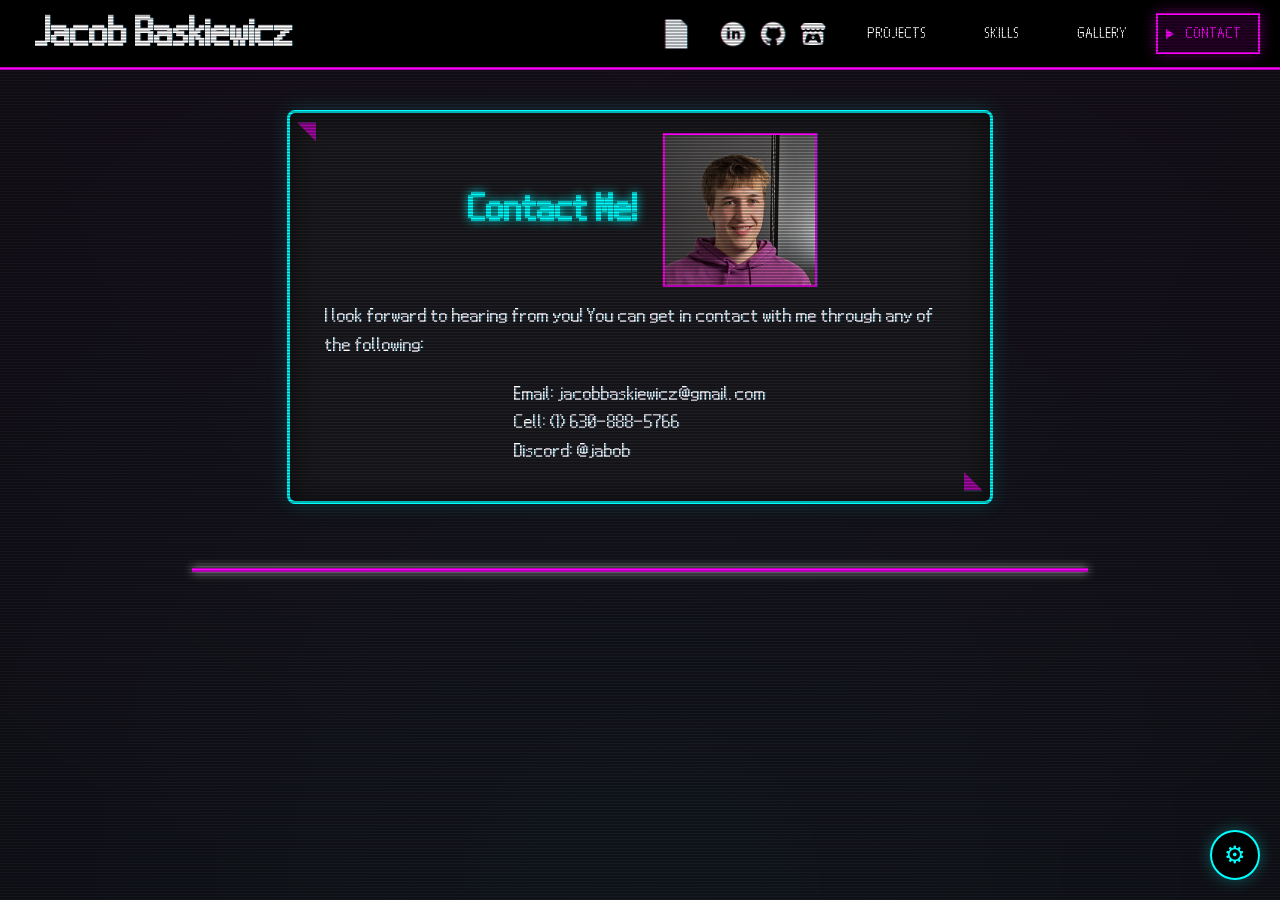
<file: contact.html>
<!DOCTYPE html>
<html>

<head>
    <meta charset="utf-8">
    <meta name="viewport" content="width=device-width, initial-scale=1.0">
    <title>Jacob Baskiewicz | Contact</title>
    <link rel="stylesheet" href="style.css">
    <script src="script.js"></script>
</head>

<body>
    <!-- navbar -->
    <div class="topbar">
        <div class="text"><h2><a href="index.html">Jacob Baskiewicz</a></h2></div>
        <div class="navbar">
            <a href="Assets/JacobBaskiewicz-Resume-GD.docx.pdf" download><img src="Assets/resume.png" alt="Resume" id="resume" /></a>
            <a href="https://www.linkedin.com/in/jacob-baskiewicz-3b2791313/" target="_blank"><img src="Assets/linkedin.png" alt="LinkedIn" id="linkedin" /></a>
            <a href="https://github.com/JacobBaskiewicz1" target="_blank"><img src="Assets/github.png" alt="Github" id="Github" /></a>
            <a href="https://jacobbaskiewicz1.itch.io/" target="_blank"><img src="Assets/itchio.png" alt="Itchio" id="Itchio" /></a>

            <a href="projects.html">Projects</a>
            <a href="skills.html">Skills</a>
            <a href="gallery.html">Gallery</a>
            <a href="contact.html">Contact</a>
        </div>
    </div>
    
    <!-- about -->
    <div class="about">
        <div class="about-header">
            <h1>Contact Me!</h1>
            <img src="Assets/self1.png" alt="Self" class="img-square"/>
        </div>
        <p>I look forward to hearing from you! You can get in contact with me through any of the following: </p>
        <p>Email: jacobbaskiewicz@gmail.com <br/>
        Cell: (1) 630-888-5766 <br/>
        Discord: @jabob</p>
    </div>
    <hr />
</body>

</html>
</file>
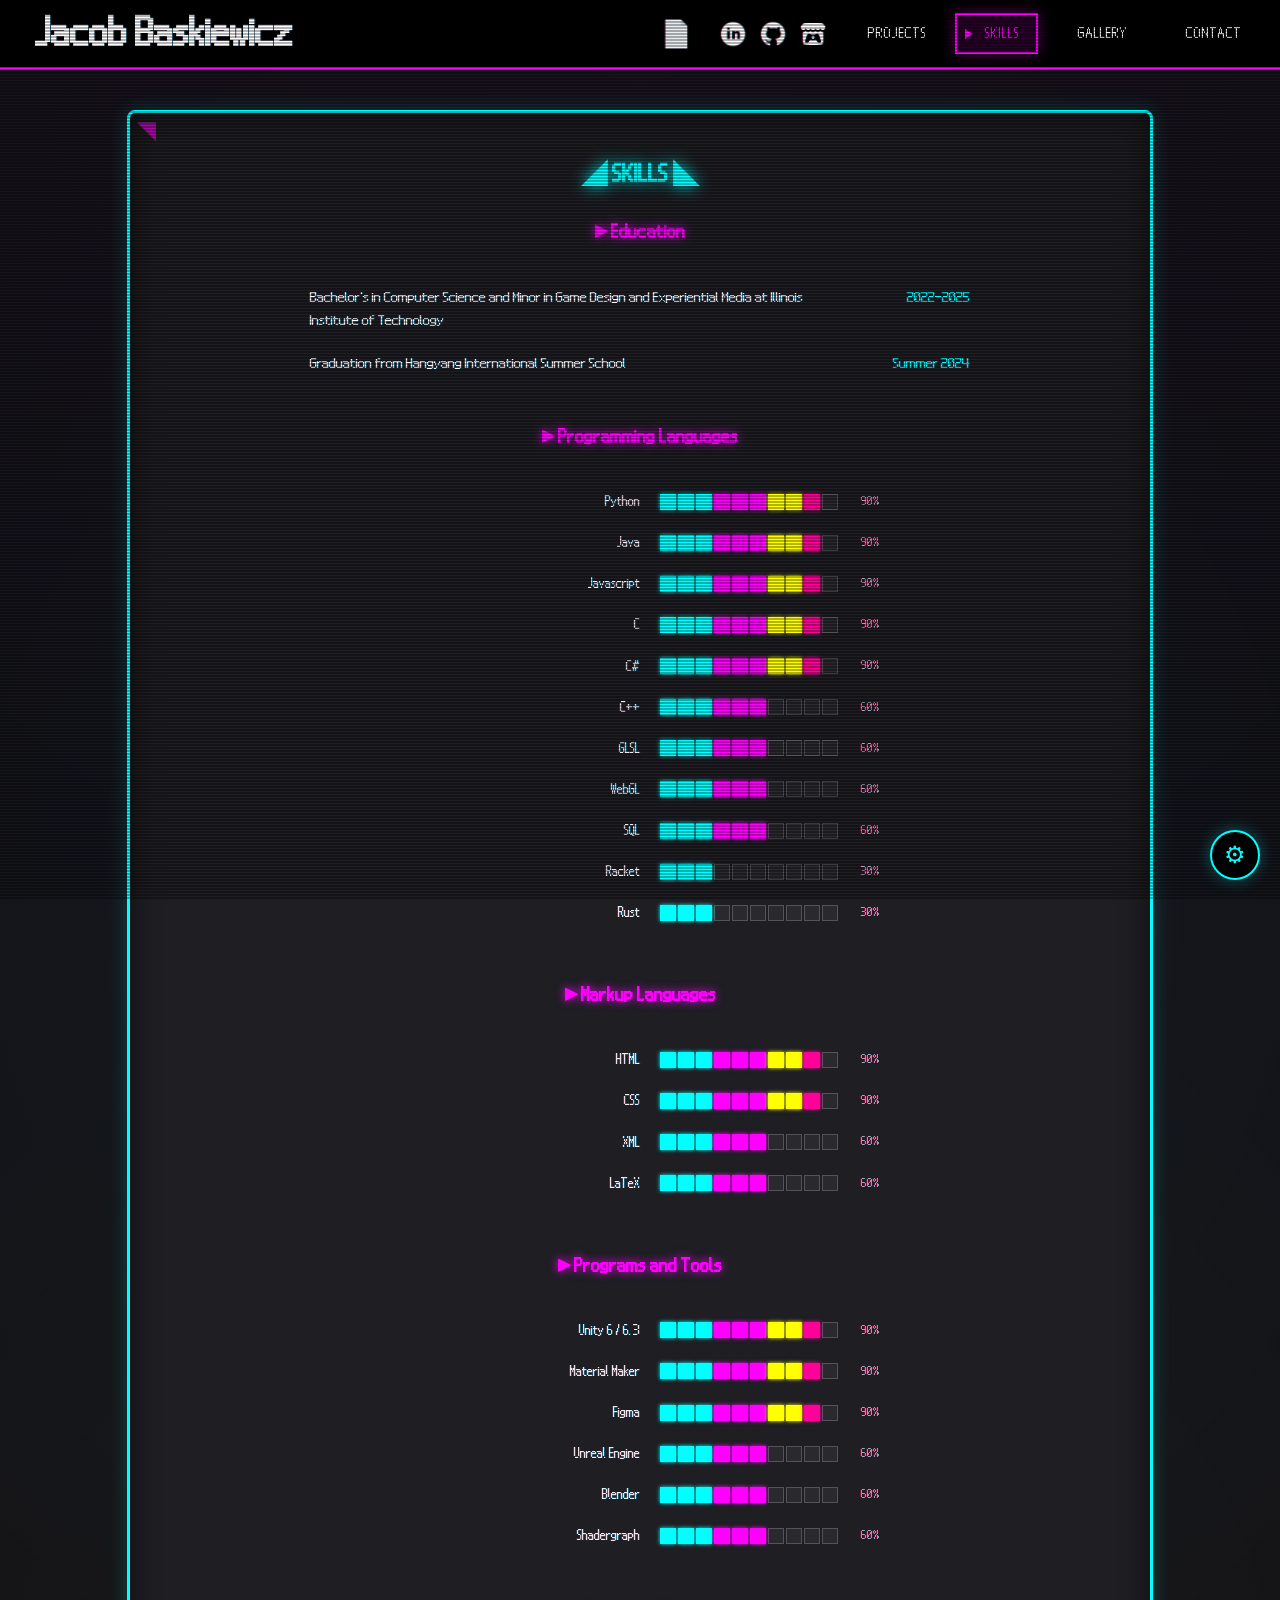
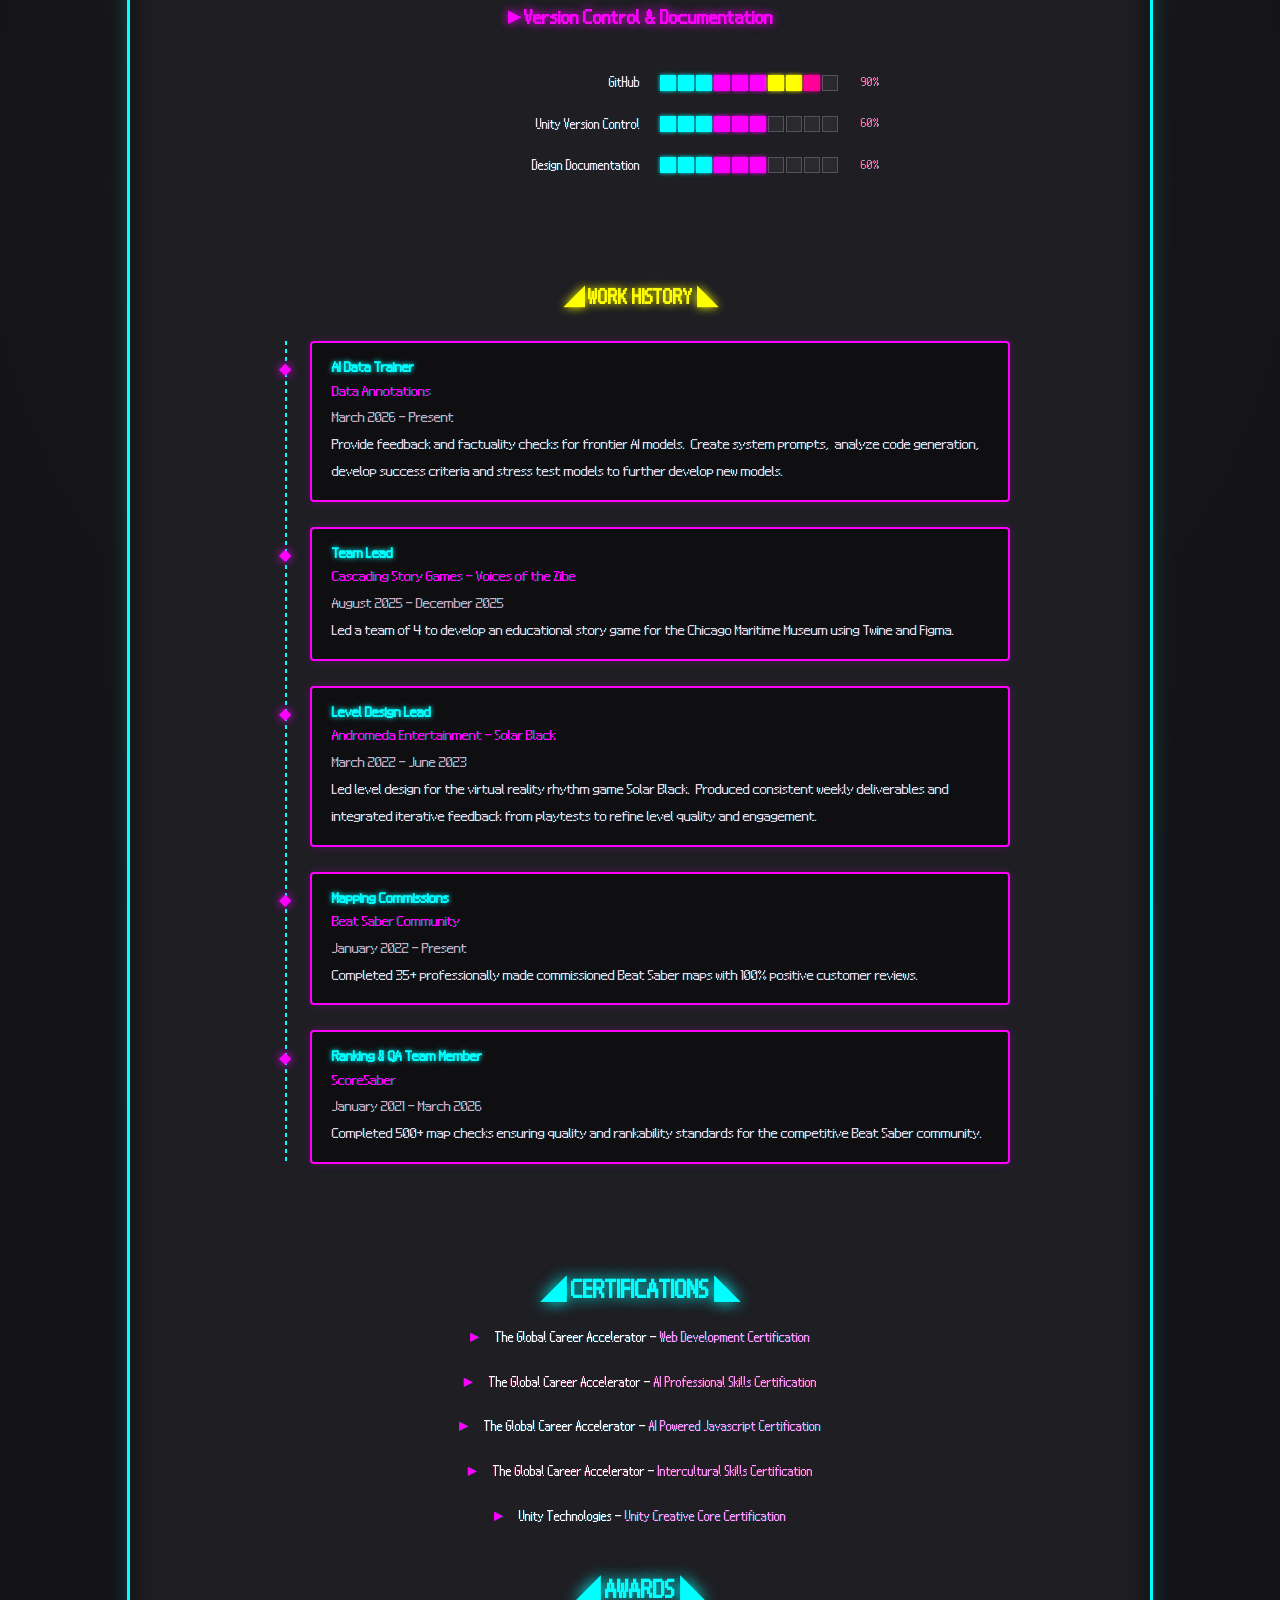
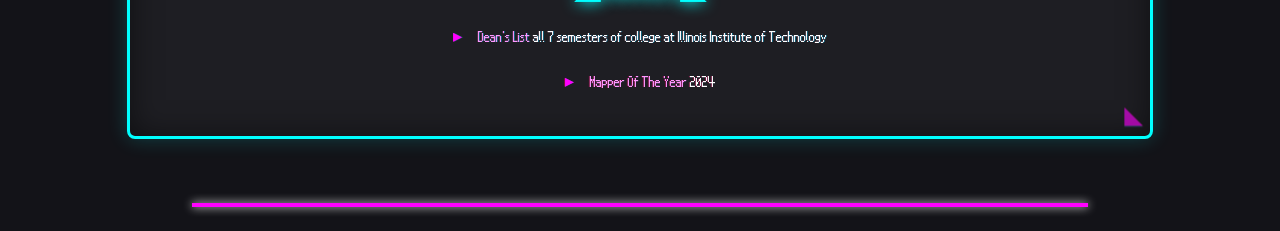
<file: skills.html>
<!DOCTYPE html>
<html>

<head>
    <meta charset="utf-8">
    <meta name="viewport" content="width=device-width, initial-scale=1.0">
    <title>Jacob Baskiewicz | Skills</title>
    <link rel="stylesheet" href="style.css">
    <script src="script.js"></script>
</head>

<body>
    <!-- navbar -->
    <div class="topbar">
        <div class="text"><h2><a href="index.html">Jacob Baskiewicz</a></h2></div>
        <div class="navbar">
            <a href="Assets/JacobBaskiewicz-Resume-GD.docx.pdf" download><img src="Assets/resume.png" alt="Resume" id="resume" /></a>
            <a href="https://www.linkedin.com/in/jacob-baskiewicz-3b2791313/" target="_blank"><img src="Assets/linkedin.png" alt="LinkedIn" id="linkedin" /></a>
            <a href="https://github.com/JacobBaskiewicz1" target="_blank"><img src="Assets/github.png" alt="Github" id="Github" /></a>
            <a href="https://jacobbaskiewicz1.itch.io/" target="_blank"><img src="Assets/itchio.png" alt="Itchio" id="Itchio" /></a>

            <a href="projects.html">Projects</a>
            <a href="skills.html">Skills</a>
            <a href="gallery.html">Gallery</a>
            <a href="contact.html">Contact</a>
        </div>
    </div>

    <!-- skills content -->
    <div class="about about-skills-dense">
        <h1>◢ SKILLS ◣</h1>
        
        <h2>▸ Education</h2>
        <table class="education-table">
            <tr>
                <td>Bachelor's in Computer Science and Minor in Game Design and Experiential Media at Illinois Institute of Technology</td>
                <td>2022-2025</td>
            </tr>
            <tr>
                <td>Graduation from Hangyang International Summer School</td>
                <td>Summer 2024</td>
            </tr>
        </table>
        
        <h2>▸ Programming Languages</h2>
        <table>
            <tr>
                <td><h3>Skill</h3></td>
                <td><h3>Proficiency</h3></td>
            </tr>
            <tr>
                <td>Python</td>
                <td>Advanced</td>
            </tr>
            <tr>
                <td>Java</td>
                <td>Advanced</td>
            </tr>
            <tr>
                <td>Javascript</td>
                <td>Advanced</td>
            </tr>
            <tr>
                <td>C</td>
                <td>Advanced</td>
            </tr>
            <tr>
                <td>C#</td>
                <td>Advanced</td>
            </tr>
            <tr>
                <td>C++</td>
                <td>Intermediate</td>
            </tr>
            <tr>
                <td>GLSL</td>
                <td>Intermediate</td>
            </tr>
            <tr>
                <td>WebGL</td>
                <td>Intermediate</td>
            </tr>
            <tr>
                <td>SQL</td>
                <td>Intermediate</td>
            </tr>
            <tr>
                <td>Racket</td>
                <td>Beginner</td>
            </tr>
            <tr>
                <td>Rust</td>
                <td>Beginner</td>
            </tr>
        </table>
        
        <h2>▸ Markup Languages</h2>
        <table>
            <tr>
                <td><h3>Skill</h3></td>
                <td><h3>Proficiency</h3></td>
            </tr>
            <tr>
                <td>HTML</td>
                <td>Advanced</td>
            </tr>
            <tr>
                <td>CSS</td>
                <td>Advanced</td>
            </tr>
            <tr>
                <td>XML</td>
                <td>Intermediate</td>
            </tr>
            <tr>
                <td>LaTeX</td>
                <td>Intermediate</td>
            </tr>
        </table>
        
        <h2>▸ Programs and Tools</h2>
        <table>
            <tr>
                <td><h3>Skill</h3></td>
                <td><h3>Proficiency</h3></td>
            </tr>
            <tr>
                <td>Unity 6 / 6.3</td>
                <td>Advanced</td>
            </tr>
            <tr>
                <td>Material Maker</td>
                <td>Advanced</td>
            </tr>
            <tr>
                <td>Figma</td>
                <td>Advanced</td>
            </tr>
            <tr>
                <td>Unreal Engine</td>
                <td>Intermediate</td>
            </tr>
            <tr>
                <td>Blender</td>
                <td>Intermediate</td>
            </tr>
            <tr>
                <td>Shadergraph</td>
                <td>Intermediate</td>
            </tr>
        </table>
        
        <h2>▸ Version Control & Documentation</h2>
        <table>
            <tr>
                <td><h3>Skill</h3></td>
                <td><h3>Proficiency</h3></td>
            </tr>
            <tr>
                <td>GitHub</td>
                <td>Advanced</td>
            </tr>
            <tr>
                <td>Unity Version Control</td>
                <td>Intermediate</td>
            </tr>
            <tr>
                <td>Design Documentation</td>
                <td>Intermediate</td>
            </tr>
        </table>
        
        <!-- Work History Timeline will be inserted here by JavaScript -->
        
        <h1>◢ CERTIFICATIONS ◣</h1>
        <div class="cert-list">
            <p>The Global Career Accelerator - <a href="https://www.credential.net/d2f37321-029b-4df7-b99b-31740ea53483#acc.9YMe7m3Z" target="_blank">Web Development Certification</a></p>
            <br/><p>The Global Career Accelerator - <a href="https://www.credential.net/cbe24931-1a6b-474d-947b-e634eb32a473#acc.ilL6NZo0" target="_blank">AI Professional Skills Certification</a></p>
            <br/><p>The Global Career Accelerator - <a href="https://www.credential.net/8db981ae-02b3-4baa-8bf1-ae8001561dc0#acc.e17OvzBK" target="_blank">AI Powered Javascript Certification</a></p>
            <br/><p>The Global Career Accelerator - <a href="https://www.credential.net/ea75fda8-c72b-43d6-8d12-31923c832a1b#acc.xRphoTe9" target="_blank">Intercultural Skills Certification</a></p>
            <br/><p>Unity Technologies - <a href="https://www.credly.com/badges/a4cfd572-c0bf-4f7e-bc98-501b21ffe0a7/public_url" target="_blank">Unity Creative Core Certification</a></p>
        </div>
        
        <h1>◢ AWARDS ◣</h1>
        <div class="awards-list">
            <p><a href="https://catalog.iit.edu/undergraduate/academic-policies-procedures/grades-and-transcripts/deans-list/" target="_blank">Dean's List</a> all 7 semesters of college at Illinois Institute of Technology</p>
            <br/><p><a href="https://bsaber.com/posts/the-beasties-2024-winners" target="_blank">Mapper Of The Year</a> 2024</p>
        </div>
    </div>
    <hr />
</body>
</html>
</file>
<file: style.css>
@font-face {
  font-family: 'PixelPurl';
  src: url('Assets/Font/PixelPurl.ttf') format('truetype');
}

@font-face {
  font-family: 'Pictochat';
  src: url('Assets/Font/pictochat.ttf') format('truetype');
}

:root {
  --neon-magenta: #ff00ff;
  --neon-cyan: #00ffff;
  --neon-yellow: #ffff00;
  --neon-orange: #ff6600;
  --neon-pink: #ff0099;
  --neon-blue: #0066ff;
  --bg-dark: rgb(19, 19, 24);
  --bg-panel: rgb(30, 30, 35);
  --text-primary: #ffffff;
  --text-link: #ff99ff;
  --margin: 0;
}

/* keyframes */
@keyframes dither {
  0% { text-shadow: 0 0 0px rgba(255,255,255,0); }
  50% { text-shadow: 1px 1px 0 rgba(255,255,255,0.5), -1px -1px 0 rgba(255,255,255,0.5); }
  100% { text-shadow: 2px 2px 0 rgba(255,255,255,0.3), -2px -2px 0 rgba(255,255,255,0.3); }
}

@keyframes rotate {
  0% { transform: rotate(0deg); }
  50% { transform: rotate(180deg); }
  100% { transform: rotate(360deg); }
}

@keyframes neon-gradient {
  0% { background-color: var(--neon-magenta); }
  25% { background-color: var(--neon-cyan); }
  50% { background-color: var(--neon-yellow); }
  75% { background-color: var(--neon-pink); }
  100% { background-color: var(--neon-magenta); }
}

@keyframes neon-border {
  0% { border-bottom-color: var(--neon-magenta); }
  25% { border-bottom-color: var(--neon-cyan); }
  50% { border-bottom-color: var(--neon-yellow); }
  75% { border-bottom-color: var(--neon-pink); }
  100% { border-bottom-color: var(--neon-magenta); }
}

@keyframes scanline-wipe {
  0% { top: -100%; }
  100% { top: 100%; }
}

@keyframes flicker {
  0%, 100% { opacity: 1; }
  50% { opacity: 0.98; }
  75% { opacity: 1; }
  90% { opacity: 0.96; }
}

@keyframes stat-fill {
  from { transform: scaleX(0); }
  to { transform: scaleX(1); }
}

@keyframes glow-pulse {
  0%, 100% { filter: brightness(1); }
  50% { filter: brightness(1.2); }
}

@keyframes gear-spin {
  from { transform: rotate(0deg); }
  to { transform: rotate(360deg); }
}

/* ========== CHESS GAME ========== */
.chess-active-game {
  margin-top: 20px;
  display: flex;
  justify-content: center;
}

.chess-game-wrapper {
  display: flex;
  flex-direction: column;
  align-items: center;
  gap: 12px;
  padding: 20px;
  background: var(--bg-panel);
  border: 3px solid var(--neon-cyan);
  border-radius: 8px;
  box-shadow: 0 0 20px rgba(0, 255, 255, 0.2);
}

.chess-blobbert-side,
.chess-you-side {
  display: flex;
  align-items: center;
  gap: 10px;
}

.chess-player-label {
  font-size: 1.1rem;
  color: white;
}

.chess-piece-color {
  color: var(--neon-cyan);
  font-size: 0.9rem;
}

.chess-board-container {
  width: 300px;
}

.chess-status {
  font-size: 1.1rem;
  color: var(--neon-yellow);
  text-shadow: 0 0 8px var(--neon-yellow);
  min-height: 1.5em;
  margin: 5px 0;
}

.chess-status.checkmate {
  color: var(--neon-magenta);
  text-shadow: 0 0 12px var(--neon-magenta);
  font-size: 1.3rem;
}

.chess-status.draw {
  color: var(--neon-orange);
  text-shadow: 0 0 10px var(--neon-orange);
}

.chess-controls {
  display: flex;
  gap: 12px;
}

.chess-controls .button {
  font-size: 16px;
  padding: 4px 16px;
}

.board-b72b1 {
  border: 2px solid var(--neon-magenta) !important;
  box-shadow: 0 0 15px rgba(255, 0, 255, 0.3);
}

.square-55d63 {
  background-color: #2a2a35 !important;
  color: rgba(255, 255, 255, 0.3) !important;
}

.square-b72b1 {
  background-color: #14141c !important;
  color: rgba(255, 255, 255, 0.15) !important;
}

.highlight1-32417, .highlight2-9c5d2 {
  box-shadow: inset 0 0 12px var(--neon-cyan) !important;
}

/* crt */
#crt-scanlines {
  position: fixed;
  top: 0;
  left: 0;
  width: 100%;
  height: 100%;
  background: repeating-linear-gradient(
    0deg,
    rgba(0, 0, 0, 0) 0px,
    rgba(0, 0, 0, 0) 1px,
    rgba(0, 0, 0, 0.3) 1px,
    rgba(0, 0, 0, 0.3) 3px
  );
  pointer-events: none;
  z-index: 9998;
  transition: opacity 0.3s ease;
}

#crt-scanlines.disabled {
  opacity: 0 !important;
  visibility: hidden;
}

body.chromatic-on .chromatic-target {
  text-shadow: 
    -0.5px 0 0 rgba(255, 0, 100, 0.4),
    0.5px 0 0 rgba(0, 200, 255, 0.4);
}

body.chromatic-on img:not(.settings-btn img):not(.settings-panel img) {
  filter: drop-shadow(-1px 0 0 rgba(255, 0, 100, 0.3)) drop-shadow(1px 0 0 rgba(0, 200, 255, 0.3));
}

.scanline-wipe {
  position: fixed;
  top: -100%;
  left: 0;
  width: 100%;
  height: 100%;
  background: linear-gradient(
    to bottom,
    transparent 0%,
    transparent 45%,
    rgba(255, 255, 255, 0.15) 48%,
    rgba(0, 255, 255, 0.2) 50%,
    rgba(255, 0, 255, 0.15) 52%,
    var(--bg-dark) 55%,
    var(--bg-dark) 100%
  );
  z-index: 10000;
  pointer-events: none;
  animation: scanline-wipe 0.6s ease-out forwards;
}

.scanline-wipe.complete {
  display: none;
}

body.loading-wipe > *:not(.scanline-wipe):not(#crt-scanlines):not(.settings-container) {
  opacity: 0;
}

body:not(.loading-wipe) > *:not(.scanline-wipe) {
  opacity: 1;
  transition: opacity 0.1s ease;
}

/* settings menu */
.settings-container {
  position: fixed;
  bottom: 20px;
  right: 20px;
  z-index: 9999;
  font-family: 'Pictochat', sans-serif;
}

.settings-btn {
  width: 50px;
  height: 50px;
  border-radius: 50%;
  background: rgba(0, 0, 0, 0.9);
  border: 2px solid var(--neon-cyan);
  color: var(--neon-cyan);
  font-size: 24px;
  cursor: pointer;
  display: flex;
  align-items: center;
  justify-content: center;
  transition: all 0.3s ease;
  box-shadow: 0 0 15px rgba(0, 255, 255, 0.3);
}

.settings-btn:hover {
  background: var(--neon-cyan);
  color: black;
  box-shadow: 0 0 25px rgba(0, 255, 255, 0.5);
}

.settings-btn.open .gear-icon {
  animation: gear-spin 0.5s ease;
}

.gear-icon {
  font-size: 24px;
  line-height: 1;
}

.settings-panel {
  position: absolute;
  bottom: 60px;
  right: 0;
  background: rgba(0, 0, 0, 0.95);
  border: 2px solid var(--neon-cyan);
  border-radius: 8px;
  padding: 16px 20px;
  min-width: 180px;
  box-shadow: 0 0 20px rgba(0, 255, 255, 0.3);
  transform: scale(0.9);
  opacity: 0;
  pointer-events: none;
  transition: all 0.2s ease;
  transform-origin: bottom right;
}

.settings-panel.open {
  transform: scale(1);
  opacity: 1;
  pointer-events: auto;
}

.settings-panel h4 {
  margin: 0 0 12px 0;
  color: var(--neon-cyan);
  font-size: 14px;
  text-transform: uppercase;
  letter-spacing: 1px;
  border-bottom: 1px solid var(--neon-cyan);
  padding-bottom: 8px;
}

.toggle-item {
  display: flex;
  align-items: center;
  gap: 12px;
  cursor: pointer;
  user-select: none;
  padding: 6px 0;
  transition: all 0.15s ease;
}

.toggle-item:hover {
  padding-left: 5px;
}

.toggle-item input[type="checkbox"] {
  display: none;
}

.toggle-box {
  width: 18px;
  height: 18px;
  border: 2px solid var(--neon-magenta);
  background: transparent;
  display: flex;
  align-items: center;
  justify-content: center;
  font-size: 14px;
  color: var(--neon-magenta);
  transition: all 0.2s ease;
  flex-shrink: 0;
}

.toggle-item input:checked + .toggle-box {
  background: var(--neon-magenta);
  color: black;
  box-shadow: 0 0 8px var(--neon-magenta);
}

.toggle-item input:checked + .toggle-box::after {
  content: '✓';
  font-size: 12px;
  font-weight: bold;
}

.toggle-label {
  color: white;
  font-size: 14px;
}

body {
  display: flex;
  flex-direction: column;
  align-items: center;
  justify-content: flex-start;
  min-height: 100vh;
  font-size: 24px;
  margin: 0;
  padding: var(--margin);
  color: var(--text-primary);
  font-family: 'Pictochat', sans-serif;
  line-height: 1.2;
  background: var(--bg-dark);
  animation: flicker 4s infinite;
}

/* Dithered pattern overlay on body */
body::before {
  content: '';
  position: fixed;
  top: 0;
  left: 0;
  width: 100%;
  height: 300%;
  background-image: 
    radial-gradient(circle at 50% 0%, rgba(255, 0, 255, 0.03) 0%, transparent 50%),
    radial-gradient(circle at 50% 33%, rgba(0, 255, 255, 0.03) 0%, transparent 50%),
    radial-gradient(circle at 50% 66%, rgba(255, 255, 0, 0.03) 0%, transparent 50%),
    url("data:image/svg+xml,%3Csvg width='4' height='4' xmlns='http://www.w3.org/2000/svg'%3E%3Crect x='0' y='0' width='1' height='1' fill='%23ffffff' opacity='0.02'/%3E%3Crect x='2' y='2' width='1' height='1' fill='%23ffffff' opacity='0.02'/%3E%3C/svg%3E");
  background-size: 100% 100%, 100% 100%, 100% 100%, 4px 4px;
  pointer-events: none;
  z-index: -1;
}

html {
  scroll-behavior: smooth;
}

.button {
  font-family: 'Pictochat', sans-serif;
  font-size: 20px;
  background: transparent;
  border: 2px solid var(--neon-cyan);
  color: var(--neon-cyan);
  padding: 5px 20px;
  transition: all 0.15s ease;
  cursor: pointer;
  text-transform: uppercase;
  letter-spacing: 1px;
}

.button:hover {
  background: var(--neon-cyan);
  color: black;
  box-shadow: 0 0 15px var(--neon-cyan);
}

.img-large { width: 400px; height: auto; }
.img-medium { width: 250px; height: auto; }
.img-small { width: 150px; height: auto; }
.img-square { width: 150px; height: 150px; object-fit: cover; object-position: center; border: 2px solid var(--neon-magenta); }
.img-xsmall { width: 75px; height: auto; }

.project-img { 
  width: 560px; 
  height: auto; 
  border: 2px solid var(--neon-magenta);
  box-shadow: 0 0 10px rgba(255, 0, 255, 0.3);
}

.image-carousel {
  width: 560px;
  margin: 0 auto;
  display: flex;
  align-items: center;
  justify-content: center;
  gap: 8px;
}

.carousel-image {
  width: 480px;
  height: auto;
  border: 2px solid var(--neon-magenta);
  box-shadow: 0 0 10px rgba(255, 0, 255, 0.3);
}

.unauthorized-carousel-image {
  width: 480px;
  height: 270px;
  object-fit: cover;
}

.carousel-arrow {
  font-family: 'Pictochat', sans-serif;
  font-size: 24px;
  width: 40px;
  height: 40px;
  padding: 0;
  background: transparent;
  border: 2px solid var(--neon-cyan);
  color: var(--neon-cyan);
  cursor: pointer;
  line-height: 1;
  transition: all 0.15s ease;
  display: flex;
  align-items: center;
  justify-content: center;
}

.carousel-arrow:hover {
  background: var(--neon-cyan);
  color: black;
  box-shadow: 0 0 10px var(--neon-cyan);
}

.blobbert-overlay {
  position: absolute;
  bottom: -10px;
  left: -10px;
}

.speech-img {
  position: absolute;
  left: -130px;
  bottom: 50px;
  width: 150px;
  height: auto;
  z-index: 6;
}

.speech-text {
  position: absolute;
  left: -120px;
  bottom: 113px;
  width: 120px;
  margin: 0;
  padding: 0 6px;
  text-align: center;
  color: black;
  font-size: 18px;
  line-height: 1.1;
  z-index: 8;
  pointer-events: none;
}

.center {
  justify-content: center;
  align-items: center;
  text-align: center;
}

/* navbar */
.topbar {
  display: flex;
  align-items: center;
  justify-content: space-between;
  width: 100%;
  height: 70px;
  padding: 0 20px;
  font-size: 34px;
  background-color: #000000;
  border-bottom: 3px solid var(--neon-magenta);
  animation: neon-border 4s linear infinite;
  box-sizing: border-box;
  color: var(--text-primary);
  position: relative;
  z-index: 100;
}

.topbar img {
  max-height: 30px;
  width: auto;
  display: block;
  margin: 5px 0px;
  transition: filter 0.2s ease;
}

.topbar img:hover {
  filter: brightness(1.5) drop-shadow(0 0 5px var(--neon-cyan));
}

.text {
  flex: 1;
  min-width: 250px;
  white-space: nowrap;
  overflow: hidden;
  padding-left: 15px;
}

.topbar > .text a {
  color: white;
  text-decoration: none;
  transition: all 0.2s ease;
}

.topbar > .text a:hover {
  color: var(--neon-cyan);
  text-shadow: 0 0 10px var(--neon-cyan);
}

.navbar {
  display: flex;
  gap: 10px;
  align-items: center;
}

.navbar > a:not([target="_blank"]) {
  position: relative;
  color: white;
  text-decoration: none;
  padding: 8px 16px;
  padding-left: 28px;
  font-size: 18px;
  text-transform: uppercase;
  letter-spacing: 1px;
  transition: all 0.15s ease;
  border: 2px solid transparent;
}

.navbar > a:not([target="_blank"])::before {
  content: '';
  position: absolute;
  left: 8px;
  top: 50%;
  transform: translateY(-50%);
  width: 0;
  height: 0;
  border-left: 8px solid var(--neon-magenta);
  border-top: 5px solid transparent;
  border-bottom: 5px solid transparent;
  opacity: 0;
  transition: opacity 0.15s ease;
}

.navbar > a:not([target="_blank"]):hover::before,
.navbar > a:not([target="_blank"]).active::before {
  opacity: 1;
}

.navbar > a:not([target="_blank"]):hover {
  color: var(--neon-cyan);
  border-color: var(--neon-cyan);
  background: rgba(0, 255, 255, 0.1);
  box-shadow: 0 0 10px rgba(0, 255, 255, 0.3);
}

.navbar > a:not([target="_blank"]).active {
  color: var(--neon-magenta);
  border-color: var(--neon-magenta);
  background: rgba(255, 0, 255, 0.15);
  box-shadow: 0 0 15px rgba(255, 0, 255, 0.4);
}

.hidden {
  opacity: 0;
  visibility: hidden;
  transition: opacity 0.3s ease, visibility 0.3s ease;
}

.hidden.show {
  opacity: 1;
  visibility: visible;
}

.blobbert-overlay.spin {
  animation: rotate 2s linear;
  transform-origin: center center;
}

.about {
  display: flex;
  flex-direction: column;
  align-items: center;
  gap: 10px;
  max-width: 50vw;
  width: 100%;
  padding: 20px 30px 30px 30px;
  margin: 40px 0;
  background-color: var(--bg-panel);
  border: 3px solid var(--neon-cyan);
  border-radius: 8px;
  box-shadow: 
    0 0 20px rgba(0, 255, 255, 0.2),
    inset 0 0 30px rgba(0, 0, 0, 0.5);
  position: relative;
}

.about::before,
.about::after {
  content: '◢';
  position: absolute;
  font-size: 24px;
  color: var(--neon-magenta);
  opacity: 0.6;
}

.about::before {
  top: 5px;
  left: 8px;
  transform: rotate(-90deg);
}

.about::after {
  bottom: 5px;
  right: 8px;
  transform: rotate(90deg);
}

.about-header {
  display: flex;
  justify-content: center;
  align-items: center;
  gap: 20px;
  width: 100%;
}

.about h1,
.about p {
  margin: 5px;
}

.about h1 {
  color: var(--neon-cyan);
  text-shadow: 0 0 10px var(--neon-cyan);
}

.index-intro {
  text-align: center;
  max-width: 55vw;
}

.index-intro h1 {
  font-size: 2.5rem;
  margin-bottom: 15px;
}

.index-intro p {
  font-size: 1.3rem;
  line-height: 1.6;
  margin: 12px 0;
}

.blobbert-section {
  margin: 30px 0;
  padding: 20px;
}

.blobbert-section h3 {
  color: var(--neon-yellow);
  text-shadow: 0 0 8px var(--neon-yellow);
}

.about-skills-dense {
  max-width: 75vw;
  text-align: center;
}

.about-skills-dense h1,
.about-skills-dense h2,
.about-skills-dense h3,
.about-skills-dense h4,
.about-skills-dense h5,
.about-skills-dense h6 {
  margin: 0px 0;
  line-height: 1;
}

.about-skills-dense p {
  margin: 0;
  line-height: 1.4;
  font-size: 1.2rem;
}

.about-skills-dense h1 {
  color: var(--neon-cyan);
  text-shadow: 0 0 15px var(--neon-cyan);
  margin-top: 25px;
  font-size: 2rem;
}

.about-skills-dense h2 {
  color: var(--neon-magenta);
  text-shadow: 0 0 10px var(--neon-magenta);
  margin-top: 20px;
  margin-bottom: 12px;
  font-size: 1.5rem;
}

.education-table {
  width: auto;
  max-width: 700px;
  margin: 10px auto;
  border-collapse: collapse;
  text-align: left;
  font-size: 1.2rem;
}

.education-table td {
  padding: 10px 20px;
  vertical-align: top;
}

.education-table td:first-child {
  text-align: left;
}

.education-table td:last-child {
  text-align: right;
  color: var(--neon-cyan);
  white-space: nowrap;
  padding-left: 30px;
}

.skills-grid {
  width: 100%;
  display: flex;
  flex-direction: column;
  gap: 10px;
  margin: 15px 0 25px 0;
  align-items: center;
}

.skill-row {
  display: flex;
  align-items: center;
  justify-content: center;
  gap: 20px;
  width: 100%;
  max-width: 600px;
  padding: 5px 0;
}

.skill-name {
  min-width: 250px;
  width: 250px;
  text-align: right;
  font-size: 1.1rem;
  color: rgba(255, 255, 255, 0.9);
  flex-shrink: 0;
}

.stat-bar-container {
  display: flex;
  align-items: center;
  gap: 2px;
  flex-shrink: 0;
}

.stat-segment {
  width: 14px;
  height: 14px;
  border: 1px solid rgba(255, 255, 255, 0.2);
  background: rgba(255, 255, 255, 0.05);
  transition: all 0.3s ease;
  transform-origin: left center;
}

.stat-segment.filled {
  animation: stat-fill 0.4s ease forwards;
}

.stat-segment.animated {
  animation: stat-fill 0.4s ease forwards, glow-pulse 2s ease-in-out infinite 0.4s;
}

.stat-segment.filled.level-1,
.stat-segment.filled.level-2,
.stat-segment.filled.level-3 { 
  background: var(--neon-cyan); 
  box-shadow: 0 0 4px var(--neon-cyan); 
  border-color: var(--neon-cyan);
}
.stat-segment.filled.level-4,
.stat-segment.filled.level-5,
.stat-segment.filled.level-6 { 
  background: var(--neon-magenta); 
  box-shadow: 0 0 4px var(--neon-magenta); 
  border-color: var(--neon-magenta);
}
.stat-segment.filled.level-7,
.stat-segment.filled.level-8 { 
  background: var(--neon-yellow); 
  box-shadow: 0 0 4px var(--neon-yellow); 
  border-color: var(--neon-yellow);
}
.stat-segment.filled.level-9,
.stat-segment.filled.level-10 { 
  background: var(--neon-pink); 
  box-shadow: 0 0 4px var(--neon-pink); 
  border-color: var(--neon-pink);
}

.stat-label {
  font-size: 0.9rem;
  color: rgba(255, 255, 255, 0.5);
  min-width: 40px;
  margin-left: 10px;
}

.timeline-section {
  width: 100%;
  margin: 30px 0;
  padding: 20px 0;
}

.timeline-section > h2 {
  color: var(--neon-yellow);
  text-shadow: 0 0 10px var(--neon-yellow);
  text-align: center;
  margin-bottom: 30px;
  font-size: 1.6rem;
}

.timeline {
  position: relative;
  padding-left: 40px;
  max-width: 700px;
  margin: 0 auto;
}

.timeline::before {
  content: '';
  position: absolute;
  left: 15px;
  top: 0;
  bottom: 0;
  width: 2px;
  background: repeating-linear-gradient(
    to bottom,
    var(--neon-cyan) 0px,
    var(--neon-cyan) 4px,
    transparent 4px,
    transparent 8px
  );
}

.timeline-entry {
  position: relative;
  margin-bottom: 25px;
  padding: 15px 20px;
  background: rgba(0, 0, 0, 0.5);
  border: 2px solid var(--neon-magenta);
  border-radius: 4px;
  box-shadow: 0 0 10px rgba(255, 0, 255, 0.2);
  transition: all 0.3s ease;
  text-align: left;
}

.timeline-entry:hover {
  border-color: var(--neon-cyan);
  box-shadow: 0 0 20px rgba(0, 255, 255, 0.3);
  transform: translateX(5px);
}

.timeline-entry::before {
  content: '◆';
  position: absolute;
  left: -33px;
  top: 18px;
  color: var(--neon-magenta);
  font-size: 16px;
  text-shadow: 0 0 10px var(--neon-magenta);
  transition: all 0.3s ease;
}

.timeline-entry:hover::before {
  color: var(--neon-cyan);
  text-shadow: 0 0 10px var(--neon-cyan);
}

.timeline-role {
  color: var(--neon-cyan);
  font-size: 1.2rem;
  margin: 0 0 5px 0;
  text-shadow: 0 0 5px var(--neon-cyan);
}

.timeline-company {
  color: var(--neon-magenta);
  font-size: 1.1rem;
  margin: 0 0 5px 0;
}

.timeline-dates {
  color: rgba(255, 255, 255, 0.6);
  font-size: 1rem;
  margin: 0;
}

.timeline-description {
  color: rgba(255, 255, 255, 0.8);
  font-size: 1rem;
  margin: 10px 0 0 0;
  line-height: 1.5;
}

.cert-list, .awards-list {
  width: 100%;
  text-align: center;
  padding: 0 20px;
}

.cert-list p, .awards-list p {
  margin: 10px 0;
  font-size: 1.1rem;
  position: relative;
  display: inline-block;
  padding-left: 25px;
  text-align: left;
}

.cert-list p::before, .awards-list p::before {
  content: '▸';
  position: absolute;
  left: 0;
  color: var(--neon-magenta);
}

.projectsNav {
  max-width: 75vw;
}

.projects-nav-bar {
  display: flex;
  flex-wrap: wrap;
  gap: 18px;
  justify-content: center;
  align-items: center;
  width: 100%;
  margin-top: 10px;
}

.project-tab {
  margin: 0;
  padding: 8px 16px;
  padding-left: 30px;
  border: 2px solid transparent;
  border-radius: 6px;
  cursor: pointer;
  user-select: none;
  transition: all 0.15s ease;
  position: relative;
  font-size: 1.4rem;
}

.project-tab::before {
  content: '';
  position: absolute;
  left: 10px;
  top: 50%;
  transform: translateY(-50%);
  width: 0;
  height: 0;
  border-left: 8px solid var(--neon-magenta);
  border-top: 5px solid transparent;
  border-bottom: 5px solid transparent;
  opacity: 0;
  transition: opacity 0.15s ease;
}

.project-tab:hover::before,
.project-tab.active::before {
  opacity: 1;
}

.project-tab:hover,
.project-tab:focus {
  border-color: var(--neon-cyan);
  color: var(--neon-cyan);
  outline: none;
}

.project-tab.active {
  background-color: var(--neon-magenta);
  color: black;
  border-color: var(--neon-magenta);
  box-shadow: 0 0 15px var(--neon-magenta);
}

.projects-sections {
  width: 80%;
  display: flex;
  flex-direction: column;
  gap: 20px;
  margin-bottom: 40px;
}

.project-section {
  display: none;
  width: 100%;
  padding: 25px 35px;
  background-color: var(--bg-panel);
  border: 3px solid var(--neon-cyan);
  border-radius: 8px;
  box-shadow: 
    0 0 20px rgba(0, 255, 255, 0.2),
    inset 0 0 30px rgba(0, 0, 0, 0.5);
  box-sizing: border-box;
  text-align: center;
  font-size: 18px;
}

.project-section > * {
  margin-left: auto;
  margin-right: auto;
}

.project-section h2,
.project-section p {
  margin: 4px 0;
  font-size: 1.2rem;
  line-height: 1.3;
}

.project-section h2 {
  color: var(--neon-magenta);
  text-shadow: 0 0 10px var(--neon-magenta);
  font-size: 2rem;
}

.project-section h3 {
  color: var(--neon-cyan);
  text-shadow: 0 0 8px var(--neon-cyan);
  font-size: 1.5rem;
}

.project-section table {
  width: 100%;
  table-layout: fixed;
  border-collapse: collapse;
}

.projects-sections td {
  padding: 15px;
}

.project-section td {
  vertical-align: top;
}

.project-section td:first-child { width: 45%; }
.project-section td:last-child { width: 55%; }

.project-section.active {
  display: block;
}

.project-section iframe {
  max-width: 100%;
  border: 2px solid var(--neon-magenta);
  box-shadow: 0 0 15px rgba(255, 0, 255, 0.3);
}

.project-section > p {
  text-align: left;
  max-width: 100%;
  line-height: 1.5;
}

body a {
  color: var(--text-link);
  text-decoration: none;
  transition: all 0.2s ease;
}

body a:hover {
  color: var(--neon-cyan);
  text-shadow: 0 0 8px var(--neon-cyan);
}

hr {
  width: 70%;
  height: 4px;
  border: none;
  margin: 24px 0;
  background-color: var(--neon-magenta);
  animation: neon-gradient 4s linear infinite;
  box-shadow: 0 0 10px currentColor;
}

.gallery-header {
  max-width: 60vw;
  text-align: center;
}

.gallery-header p {
  font-size: 1.1rem;
  color: rgba(255, 255, 255, 0.8);
}

.gallery-container {
  width: 85%;
  max-width: 1400px;
  margin: 0 auto 40px auto;
}

.gallery-grid {
  display: grid;
  grid-template-columns: repeat(4, 1fr);
  gap: 15px;
}

.gallery-item {
  position: relative;
  aspect-ratio: 16 / 9;
  overflow: hidden;
  border: 2px solid var(--neon-magenta);
  border-radius: 4px;
  cursor: pointer;
  background: var(--bg-panel);
  
  opacity: 0;
  transform: translateY(30px) scale(0.95);
  transition: opacity 0.5s ease, transform 0.5s ease, border-color 0.3s ease, box-shadow 0.3s ease;
}

.gallery-item.visible {
  opacity: 1;
  transform: translateY(0) scale(1);
}

.gallery-item:hover {
  border-color: var(--neon-cyan);
  box-shadow: 0 0 20px rgba(0, 255, 255, 0.4);
}

.gallery-item img {
  width: 100%;
  height: 100%;
  object-fit: cover;
  transition: transform 0.4s ease;
}

.gallery-item:hover img {
  transform: scale(1.05);
}

.gallery-overlay {
  position: absolute;
  bottom: 0;
  left: 0;
  right: 0;
  background: linear-gradient(to top, rgba(0, 0, 0, 0.95) 0%, rgba(0, 0, 0, 0.7) 60%, transparent 100%);
  padding: 40px 12px 12px 12px;
  display: flex;
  flex-direction: column;
  gap: 4px;
  opacity: 0;
  transform: translateY(10px);
  transition: opacity 0.3s ease, transform 0.3s ease;
}

.gallery-item:hover .gallery-overlay {
  opacity: 1;
  transform: translateY(0);
}

.gallery-title {
  color: var(--neon-cyan);
  font-size: 0.95rem;
  text-shadow: 0 0 8px var(--neon-cyan);
  white-space: nowrap;
  overflow: hidden;
  text-overflow: ellipsis;
}

.gallery-action {
  color: var(--neon-magenta);
  font-size: 0.8rem;
  text-shadow: 0 0 6px var(--neon-magenta);
}

.gallery-lightbox {
  position: fixed;
  top: 0;
  left: 0;
  width: 100%;
  height: 100%;
  background: rgba(0, 0, 0, 0.95);
  display: flex;
  align-items: center;
  justify-content: center;
  z-index: 10001;
  opacity: 0;
  visibility: hidden;
  transition: opacity 0.3s ease, visibility 0.3s ease;
}

.gallery-lightbox.open {
  opacity: 1;
  visibility: visible;
}

.lightbox-close {
  position: absolute;
  top: 20px;
  right: 30px;
  background: transparent;
  border: 2px solid var(--neon-magenta);
  color: var(--neon-magenta);
  font-size: 24px;
  width: 45px;
  height: 45px;
  border-radius: 50%;
  cursor: pointer;
  display: flex;
  align-items: center;
  justify-content: center;
  transition: all 0.2s ease;
  z-index: 10002;
}

.lightbox-close:hover {
  background: var(--neon-magenta);
  color: black;
  box-shadow: 0 0 20px var(--neon-magenta);
}

.lightbox-content {
  display: flex;
  flex-direction: column;
  align-items: center;
  gap: 15px;
  max-width: 90vw;
  max-height: 85vh;
  transform: scale(0.9);
  transition: transform 0.3s ease;
}

.gallery-lightbox.open .lightbox-content {
  transform: scale(1);
}

#lightboxImage {
  max-width: 100%;
  max-height: 75vh;
  border: 3px solid var(--neon-cyan);
  border-radius: 4px;
  box-shadow: 0 0 30px rgba(0, 255, 255, 0.3);
}

.lightbox-title {
  color: var(--neon-cyan);
  font-size: 1.2rem;
  text-shadow: 0 0 10px var(--neon-cyan);
  margin: 0;
}

.gallery-video {
  position: relative;
}

.gallery-video-thumb {
  width: 100%;
  height: 100%;
  object-fit: cover;
}

.gallery-play-btn {
  position: absolute;
  top: 50%;
  left: 50%;
  transform: translate(-50%, -50%);
  width: 60px;
  height: 60px;
  background: rgba(0, 0, 0, 0.7);
  border: 3px solid var(--neon-magenta);
  border-radius: 50%;
  display: flex;
  align-items: center;
  justify-content: center;
  transition: all 0.3s ease;
  z-index: 2;
}

.gallery-play-btn span {
  color: var(--neon-magenta);
  font-size: 24px;
  margin-left: 4px; /* Optical centering for play triangle */
  text-shadow: 0 0 10px var(--neon-magenta);
}

.gallery-video:hover .gallery-play-btn {
  background: var(--neon-magenta);
  box-shadow: 0 0 25px var(--neon-magenta);
  transform: translate(-50%, -50%) scale(1.1);
}

.gallery-video:hover .gallery-play-btn span {
  color: black;
  text-shadow: none;
}

#lightboxVideo {
  display: none;
  max-width: 90vw;
  max-height: 75vh;
  border: 3px solid var(--neon-cyan);
  border-radius: 4px;
  box-shadow: 0 0 30px rgba(0, 255, 255, 0.3);
  background: black;
}

#lightboxVideo:focus {
  outline: none;
}

/* Custom video controls styling (limited browser support) */
#lightboxVideo::-webkit-media-controls-panel {
  background: linear-gradient(to top, rgba(0,0,0,0.8), transparent);
}

.gallery-lightbox.video-mode #lightboxImage {
  display: none;
}

.gallery-lightbox.video-mode #lightboxVideo {
  display: block;
}

@media (max-width: 1200px) {
  .about {
    max-width: 70vw;
  }
  
  .about-skills-dense {
    max-width: 90vw;
  }
  
  .projects-sections {
    width: 90%;
  }
  
  .projectsNav {
    max-width: 90vw;
  }
  
  .skill-name {
    min-width: 200px;
    width: 200px;
    font-size: 1rem;
  }
  
  .skill-row {
    max-width: 500px;
  }

  .gallery-grid {
    grid-template-columns: repeat(3, 1fr);
  }
  
  .gallery-header {
    max-width: 80vw;
  }
}

@media (max-width: 900px) {
  body {
    min-height: 100vh;
    font-size: 18px;
    line-height: 1.4;
    padding: 0 10px 80px;
  }

  .topbar {
    height: auto;
    padding: 10px;
    flex-wrap: wrap;
    gap: 10px;
    font-size: 24px;
  }

  .text {
    min-width: 0;
    width: 100%;
    padding-left: 0;
    text-align: center;
  }

  .navbar {
    width: 100%;
    justify-content: center;
    flex-wrap: wrap;
    gap: 5px;
  }

  .navbar > a:not([target="_blank"]) {
    font-size: 13px;
    padding: 6px 10px;
    padding-left: 20px;
  }
  
  .navbar > a:not([target="_blank"])::before {
    left: 5px;
    border-left-width: 6px;
    border-top-width: 4px;
    border-bottom-width: 4px;
  }

  .about {
    max-width: 95vw;
    padding: 15px 15px 20px;
    margin: 20px 0;
  }
  
  .about-skills-dense {
    max-width: 95vw;
  }
  
  .about-skills-dense h1 {
    font-size: 1.6rem;
  }
  
  .about-skills-dense h2 {
    font-size: 1.3rem;
  }
  
  .index-intro {
    max-width: 95vw;
  }
  
  .index-intro h1 {
    font-size: 1.8rem;
  }
  
  .index-intro p {
    font-size: 1.1rem;
  }
  
  .projectsNav {
    max-width: 95vw;
  }

  .projects-sections {
    width: 95vw;
    gap: 14px;
  }

  .project-section {
    padding: 15px;
    font-size: 16px;
  }

  .project-section table {
    width: 100%;
    table-layout: auto;
  }

  .project-section tr {
    display: flex;
    flex-direction: column;
    align-items: center;
  }

  .project-section td {
    width: 100% !important;
    padding: 10px 0;
  }

  .project-img,
  .carousel-image,
  .image-carousel,
  .project-section iframe {
    width: 100%;
    max-width: 100%;
  }

  .project-section iframe,
  .unauthorized-carousel-image,
  .carousel-image {
    height: auto;
    aspect-ratio: 16 / 9;
    width: 100%;
  }
  
  .image-carousel {
    width: 100%;
  }

  hr {
    width: 95%;
    max-width: 100%;
  }

  .gallery-grid {
    grid-template-columns: repeat(2, 1fr);
    gap: 12px;
  }
  
  .gallery-container {
    width: 95%;
  }
  
  .gallery-header {
    max-width: 95vw;
  }
  
  .gallery-overlay {
    opacity: 1;
    transform: translateY(0);
    padding: 30px 10px 10px 10px;
  }
  
  .gallery-title {
    font-size: 0.85rem;
  }
  
  .gallery-action {
    font-size: 0.75rem;
  }
  
  .lightbox-close {
    top: 15px;
    right: 15px;
    width: 40px;
    height: 40px;
    font-size: 20px;
  }

  .gallery-play-btn {
    width: 50px;
    height: 50px;
  }
  
  .gallery-play-btn span {
    font-size: 20px;
    margin-left: 3px;
  }

  .skill-row {
    flex-direction: column;
    align-items: center;
    gap: 8px;
    padding: 10px 0;
    border-bottom: 1px solid rgba(255,255,255,0.1);
    max-width: 100%;
  }

  .skill-name {
    text-align: center;
    min-width: auto;
    width: 100%;
    font-size: 1rem;
  }

  .stat-bar-container {
    width: auto;
    justify-content: center;
  }
  
  .stat-segment {
    width: 20px;
    height: 14px;
  }
  
  .stat-label {
    margin-left: 12px;
  }

  .timeline {
    padding-left: 25px;
    max-width: 100%;
  }

  .timeline::before {
    left: 8px;
  }

  .timeline-entry::before {
    left: -22px;
    font-size: 12px;
  }
  
  .timeline-entry {
    padding: 12px 15px;
  }
  
  .timeline-role {
    font-size: 1.1rem;
  }
  
  .timeline-company {
    font-size: 1rem;
  }
  
  .timeline-dates,
  .timeline-description {
    font-size: 0.95rem;
  }
  
  .cert-list p, .awards-list p {
    font-size: 1rem;
    display: block;
    text-align: center;
    padding-left: 0;
  }
  
  .cert-list p::before, .awards-list p::before {
    display: none;
  }

  .settings-container {
    bottom: 15px;
    right: 15px;
  }
  
  .settings-btn {
    width: 45px;
    height: 45px;
  }
  
  .settings-panel {
    bottom: 55px;
    min-width: 160px;
  }

  .project-tab {
    font-size: 1.1rem;
    padding: 6px 12px;
    padding-left: 24px;
  }
  
  .projects-nav-bar {
    gap: 10px;
  }
  
  .blobbert-section {
    padding: 15px;
  }
  
  .speech-img {
    left: -100px;
    width: 120px;
    bottom: 40px;
  }
  
  .speech-text {
    left: -92px;
    bottom: 95px;
    width: 100px;
    font-size: 14px;
  }

  .chess-board-container {
    width: 260px;
  }
  
  .chess-game-wrapper {
    padding: 15px;
  }
  
  .chess-controls .button {
    font-size: 14px;
    padding: 4px 12px;
  }
}

@media (max-width: 500px) {
  .navbar > a:not([target="_blank"]) {
    font-size: 12px;
    padding: 5px 8px;
    padding-left: 16px;
  }
  
  .topbar img {
    max-height: 24px;
  }
  
  .stat-segment {
    width: 16px;
    height: 12px;
  }
  
  .skill-name {
    font-size: 0.95rem;
  }
  
  .project-tab {
    font-size: 1rem;
  }
  
  .index-intro p {
    font-size: 1rem;
  }

  .chess-board-container {
    width: 220px;
  }

  .gallery-grid {
    grid-template-columns: repeat(2, 1fr);
    gap: 8px;
  }
  
  .gallery-item {
    border-width: 1px;
  }
  
  .gallery-title {
    font-size: 0.75rem;
  }
  
  .gallery-action {
    font-size: 0.65rem;
  }

  .gallery-play-btn {
    width: 40px;
    height: 40px;
  }
  
  .gallery-play-btn span {
    font-size: 16px;
    margin-left: 2px;
  }
}
</file>
